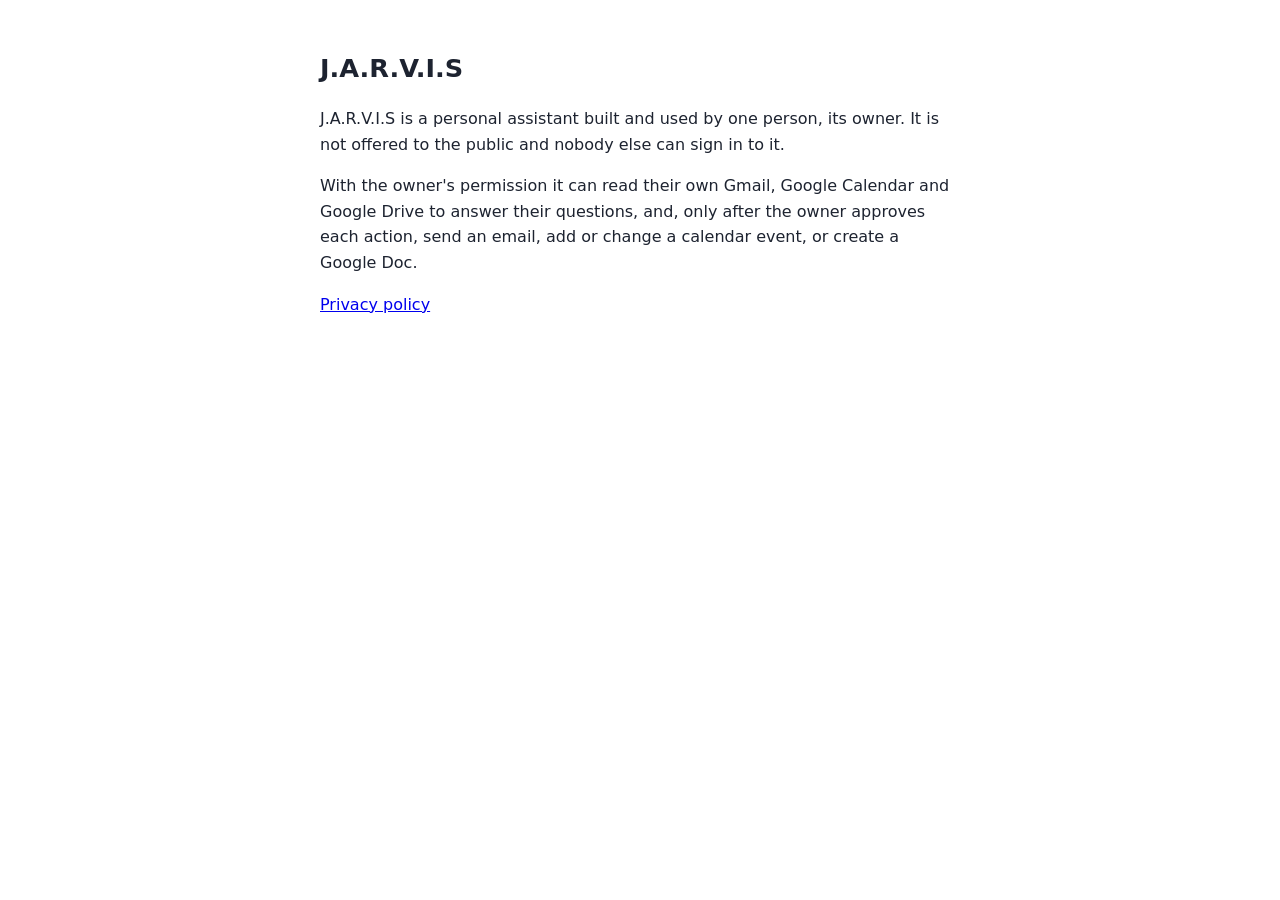
<file: index.html>
<!doctype html>
<html lang="en"><head><meta charset="utf-8"><meta name="viewport" content="width=device-width,initial-scale=1">
<title>J.A.R.V.I.S</title><link rel="stylesheet" href="style.css"></head>
<body>
<h1>J.A.R.V.I.S</h1>
<p>J.A.R.V.I.S is a personal assistant built and used by one person, its owner. It is not offered to the public
and nobody else can sign in to it.</p>
<p>With the owner's permission it can read their own Gmail, Google Calendar and Google Drive to answer their
questions, and, only after the owner approves each action, send an email, add or change a calendar event, or
create a Google Doc.</p>
<p><a href="privacy.html">Privacy policy</a></p>
</body></html>
</file>
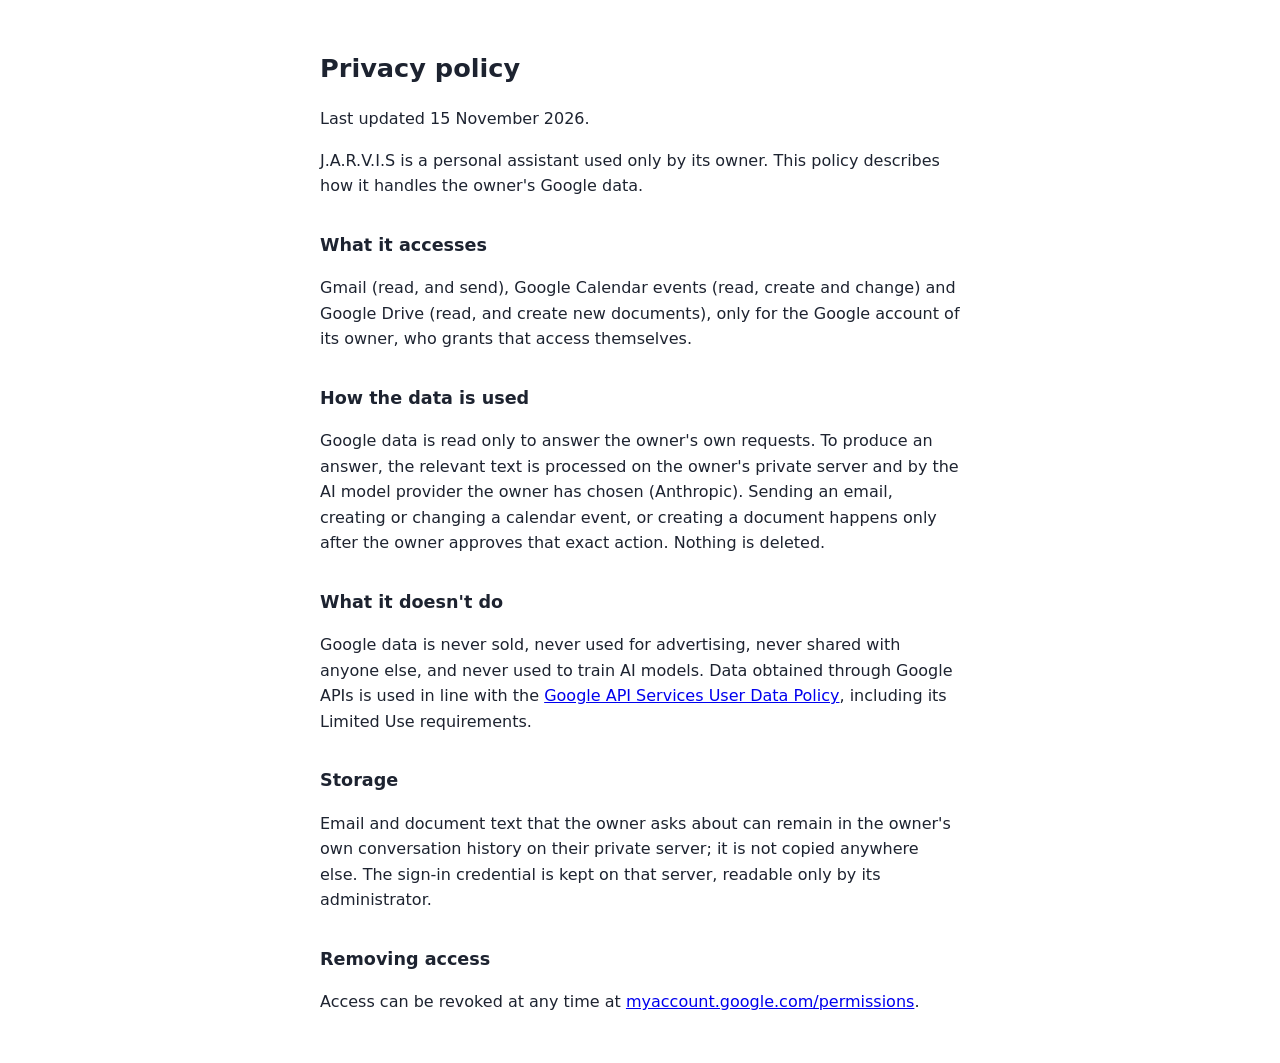
<file: privacy.html>
<!doctype html>
<html lang="en"><head><meta charset="utf-8"><meta name="viewport" content="width=device-width,initial-scale=1">
<title>J.A.R.V.I.S privacy policy</title><link rel="stylesheet" href="style.css"></head>
<body>
<h1>Privacy policy</h1>
<p>Last updated 15 November 2026.</p>
<p>J.A.R.V.I.S is a personal assistant used only by its owner. This policy describes how it handles the owner's
Google data.</p>
<h2>What it accesses</h2>
<p>Gmail (read, and send), Google Calendar events (read, create and change) and Google Drive (read, and create
new documents), only for the Google account of its owner, who grants that access themselves.</p>
<h2>How the data is used</h2>
<p>Google data is read only to answer the owner's own requests. To produce an answer, the relevant text is
processed on the owner's private server and by the AI model provider the owner has chosen (Anthropic). Sending
an email, creating or changing a calendar event, or creating a document happens only after the owner approves
that exact action. Nothing is deleted.</p>
<h2>What it doesn't do</h2>
<p>Google data is never sold, never used for advertising, never shared with anyone else, and never used to train
AI models. Data obtained through Google APIs is used in line with the
<a href="https://developers.google.com/terms/api-services-user-data-policy">Google API Services User Data Policy</a>,
including its Limited Use requirements.</p>
<h2>Storage</h2>
<p>Email and document text that the owner asks about can remain in the owner's own conversation history on their
private server; it is not copied anywhere else. The sign-in credential is kept on that server, readable only by its
administrator.</p>
<h2>Removing access</h2>
<p>Access can be revoked at any time at
<a href="https://myaccount.google.com/permissions">myaccount.google.com/permissions</a>.</p>
</body></html>
</file>
<file: style.css>
body{font-family:system-ui,sans-serif;max-width:40rem;margin:3rem auto;padding:0 1rem;line-height:1.6;color:#1d2330;background:#fff}
@media (prefers-color-scheme:dark){body{color:#dde3ee;background:#11151d}a{color:#8ab4ff}}
h1{font-size:1.6rem}h2{font-size:1.1rem;margin-top:2rem}
</file>
